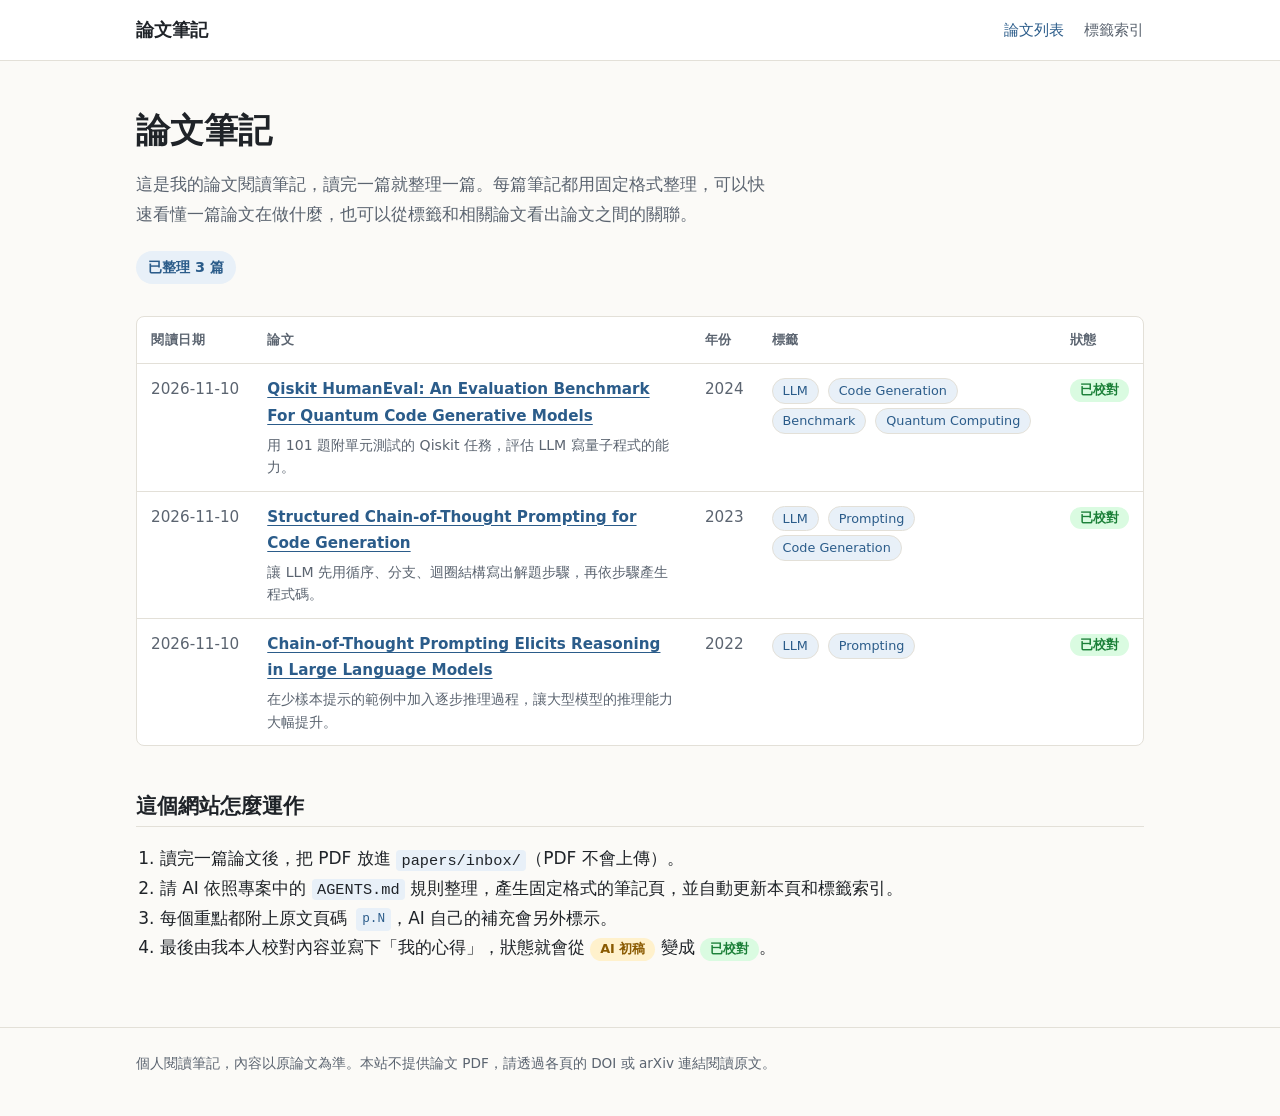
<file: index.html>
<!DOCTYPE html>
<html lang="zh-Hant-TW">
<head>
  <meta charset="UTF-8">
  <meta name="viewport" content="width=device-width, initial-scale=1">
  <title>論文筆記</title>
  <meta name="description" content="個人論文閱讀筆記，每篇論文都用固定格式整理。">
  <link rel="stylesheet" href="assets/style.css">
</head>
<body>
  <header class="site-header">
    <div class="container wide">
      <a class="site-title" href="index.html">論文筆記</a>
      <nav class="site-nav">
        <a href="index.html" aria-current="page">論文列表</a>
        <a href="tags.html">標籤索引</a>
      </nav>
    </div>
  </header>

  <main class="container wide">
    <section class="hero">
      <h1>論文筆記</h1>
      <p>這是我的論文閱讀筆記，讀完一篇就整理一篇。每篇筆記都用固定格式整理，可以快速看懂一篇論文在做什麼，也可以從標籤和相關論文看出論文之間的關聯。</p>
      <span class="stats">已整理 <span id="paper-count">3</span> 篇</span>
    </section>

    <div class="table-wrap">
      <table class="paper-table">
        <thead>
          <tr>
            <th>閱讀日期</th>
            <th>論文</th>
            <th>年份</th>
            <th>標籤</th>
            <th>狀態</th>
          </tr>
        </thead>
        <tbody>
          <!-- PAPERS:START（新論文放在最上面，依閱讀日期由新到舊。格式見 AGENTS.md §9.1） -->
          <tr>
            <td class="col-date"><time datetime="2026-11-10">2026-11-10</time></td>
            <td class="col-title">
              <a href="papers/2024-qiskit-humaneval.html">Qiskit HumanEval: An Evaluation Benchmark For Quantum Code Generative Models</a>
              <p class="row-tldr">用 101 題附單元測試的 Qiskit 任務，評估 LLM 寫量子程式的能力。</p>
            </td>
            <td class="col-year">2024</td>
            <td class="col-tags">
              <a class="tag" href="tags.html#tag-llm">LLM</a>
              <a class="tag" href="tags.html#tag-code-generation">Code Generation</a>
              <a class="tag" href="tags.html#tag-benchmark">Benchmark</a>
              <a class="tag" href="tags.html#tag-quantum-computing">Quantum Computing</a>
            </td>
            <td class="col-status"><span class="status status-reviewed">已校對</span></td>
          </tr>
          <tr>
            <td class="col-date"><time datetime="2026-11-10">2026-11-10</time></td>
            <td class="col-title">
              <a href="papers/2023-structured-cot-code-generation.html">Structured Chain-of-Thought Prompting for Code Generation</a>
              <p class="row-tldr">讓 LLM 先用循序、分支、迴圈結構寫出解題步驟，再依步驟產生程式碼。</p>
            </td>
            <td class="col-year">2023</td>
            <td class="col-tags">
              <a class="tag" href="tags.html#tag-llm">LLM</a>
              <a class="tag" href="tags.html#tag-prompting">Prompting</a>
              <a class="tag" href="tags.html#tag-code-generation">Code Generation</a>
            </td>
            <td class="col-status"><span class="status status-reviewed">已校對</span></td>
          </tr>
          <tr>
            <td class="col-date"><time datetime="2026-11-10">2026-11-10</time></td>
            <td class="col-title">
              <a href="papers/2022-chain-of-thought-prompting.html">Chain-of-Thought Prompting Elicits Reasoning in Large Language Models</a>
              <p class="row-tldr">在少樣本提示的範例中加入逐步推理過程，讓大型模型的推理能力大幅提升。</p>
            </td>
            <td class="col-year">2022</td>
            <td class="col-tags">
              <a class="tag" href="tags.html#tag-llm">LLM</a>
              <a class="tag" href="tags.html#tag-prompting">Prompting</a>
            </td>
            <td class="col-status"><span class="status status-reviewed">已校對</span></td>
          </tr>
          <!-- PAPERS:END -->
        </tbody>
      </table>
    </div>

    <section class="about">
      <h2>這個網站怎麼運作</h2>
      <ol>
        <li>讀完一篇論文後，把 PDF 放進 <code>papers/inbox/</code>（PDF 不會上傳）。</li>
        <li>請 AI 依照專案中的 <code>AGENTS.md</code> 規則整理，產生固定格式的筆記頁，並自動更新本頁和標籤索引。</li>
        <li>每個重點都附上原文頁碼 <span class="cite">p.N</span>，AI 自己的補充會另外標示。</li>
        <li>最後由我本人校對內容並寫下「我的心得」，狀態就會從 <span class="status status-draft">AI 初稿</span> 變成 <span class="status status-reviewed">已校對</span>。</li>
      </ol>
    </section>
  </main>

  <footer class="site-footer">
    <div class="container wide">
      個人閱讀筆記，內容以原論文為準。本站不提供論文 PDF，請透過各頁的 DOI 或 arXiv 連結閱讀原文。
    </div>
  </footer>
</body>
</html>
</file>
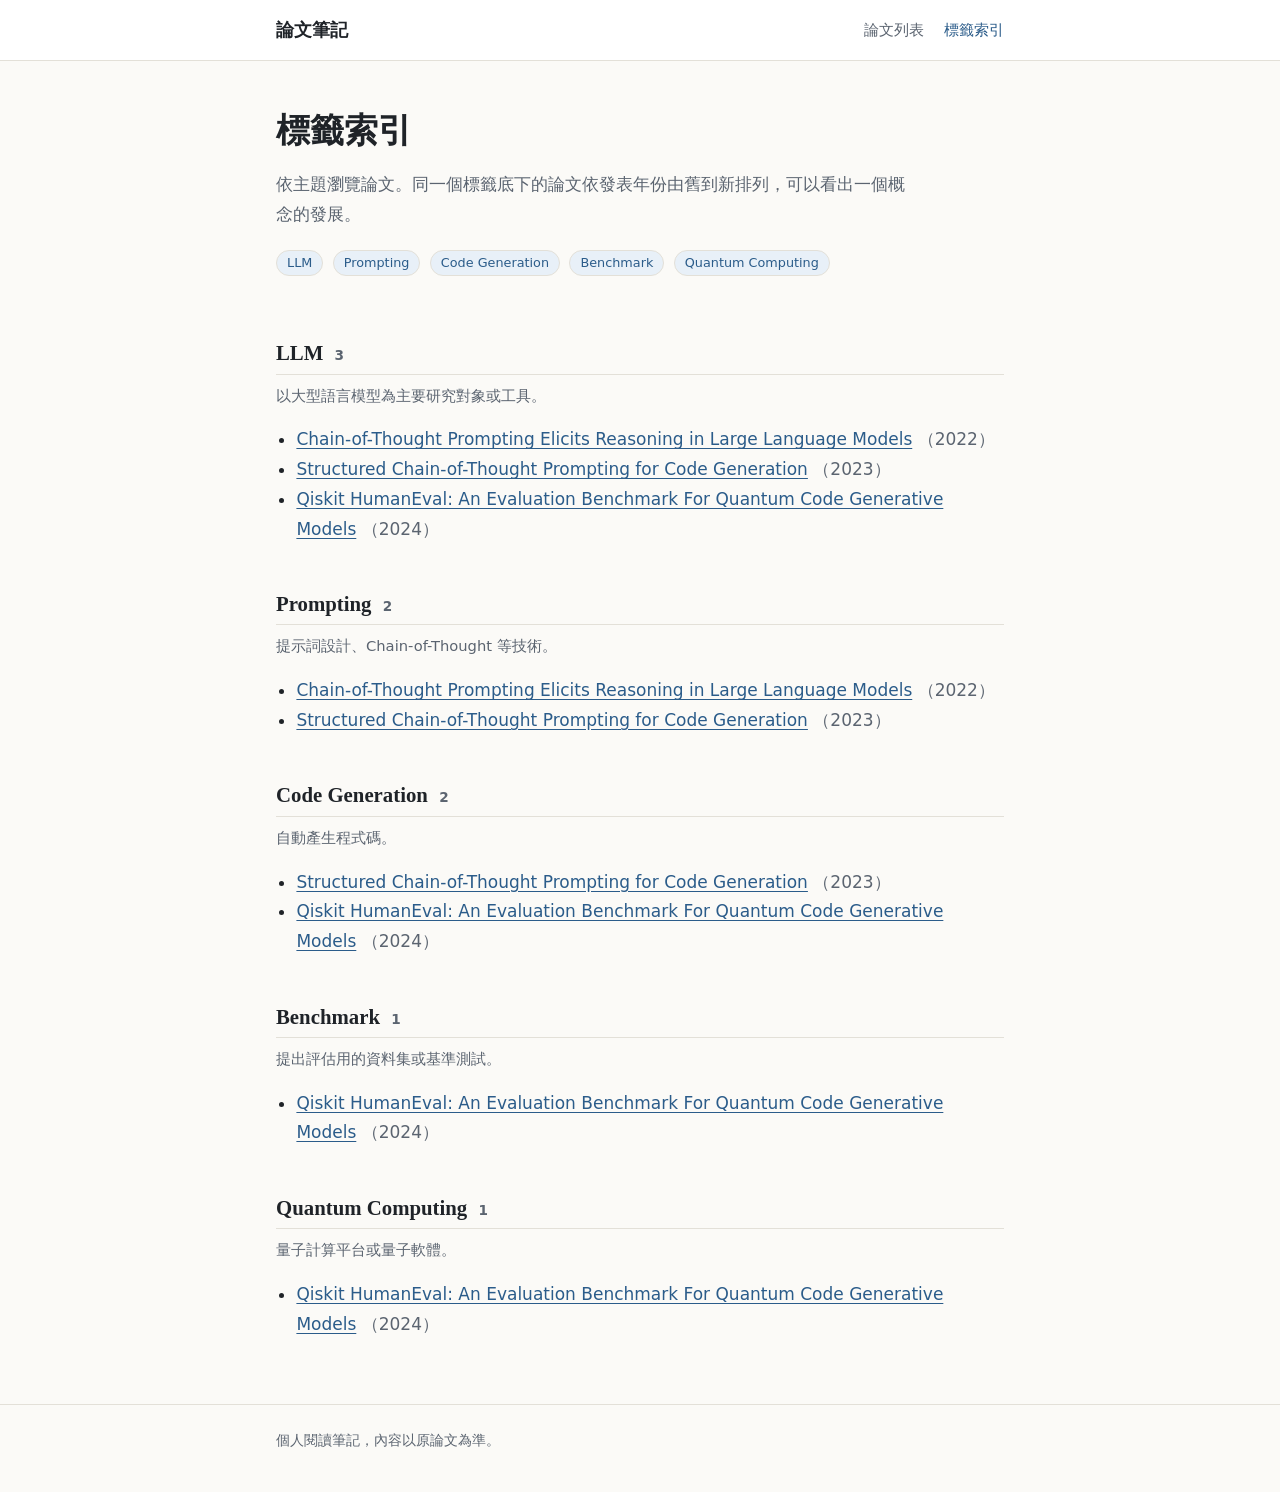
<file: tags.html>
<!DOCTYPE html>
<html lang="zh-Hant-TW">
<head>
  <meta charset="UTF-8">
  <meta name="viewport" content="width=device-width, initial-scale=1">
  <title>標籤索引｜論文筆記</title>
  <meta name="description" content="依主題標籤瀏覽論文筆記。">
  <link rel="stylesheet" href="assets/style.css">
</head>
<body>
  <header class="site-header">
    <div class="container">
      <a class="site-title" href="index.html">論文筆記</a>
      <nav class="site-nav">
        <a href="index.html">論文列表</a>
        <a href="tags.html" aria-current="page">標籤索引</a>
      </nav>
    </div>
  </header>

  <main class="container">
    <section class="hero">
      <h1>標籤索引</h1>
      <p>依主題瀏覽論文。同一個標籤底下的論文依發表年份由舊到新排列，可以看出一個概念的發展。</p>
      <nav class="tag-nav">
        <a class="tag" href="#tag-llm">LLM</a>
        <a class="tag" href="#tag-prompting">Prompting</a>
        <a class="tag" href="#tag-code-generation">Code Generation</a>
        <a class="tag" href="#tag-benchmark">Benchmark</a>
        <a class="tag" href="#tag-quantum-computing">Quantum Computing</a>
      </nav>
    </section>

    <!-- 每個標籤一個 section，格式見 AGENTS.md §9.2。順序依 AGENTS.md §8.1 表格。 -->

    <section class="tag-section" id="tag-llm">
      <h2>LLM <span class="count">3</span></h2>
      <p class="tag-desc">以大型語言模型為主要研究對象或工具。</p>
      <ul>
        <!-- TAG:llm:START -->
        <li><a href="papers/2022-chain-of-thought-prompting.html">Chain-of-Thought Prompting Elicits Reasoning in Large Language Models</a> <span class="muted">（2022）</span></li>
        <li><a href="papers/2023-structured-cot-code-generation.html">Structured Chain-of-Thought Prompting for Code Generation</a> <span class="muted">（2023）</span></li>
        <li><a href="papers/2024-qiskit-humaneval.html">Qiskit HumanEval: An Evaluation Benchmark For Quantum Code Generative Models</a> <span class="muted">（2024）</span></li>
        <!-- TAG:llm:END -->
      </ul>
    </section>

    <section class="tag-section" id="tag-prompting">
      <h2>Prompting <span class="count">2</span></h2>
      <p class="tag-desc">提示詞設計、Chain-of-Thought 等技術。</p>
      <ul>
        <!-- TAG:prompting:START -->
        <li><a href="papers/2022-chain-of-thought-prompting.html">Chain-of-Thought Prompting Elicits Reasoning in Large Language Models</a> <span class="muted">（2022）</span></li>
        <li><a href="papers/2023-structured-cot-code-generation.html">Structured Chain-of-Thought Prompting for Code Generation</a> <span class="muted">（2023）</span></li>
        <!-- TAG:prompting:END -->
      </ul>
    </section>

    <section class="tag-section" id="tag-code-generation">
      <h2>Code Generation <span class="count">2</span></h2>
      <p class="tag-desc">自動產生程式碼。</p>
      <ul>
        <!-- TAG:code-generation:START -->
        <li><a href="papers/2023-structured-cot-code-generation.html">Structured Chain-of-Thought Prompting for Code Generation</a> <span class="muted">（2023）</span></li>
        <li><a href="papers/2024-qiskit-humaneval.html">Qiskit HumanEval: An Evaluation Benchmark For Quantum Code Generative Models</a> <span class="muted">（2024）</span></li>
        <!-- TAG:code-generation:END -->
      </ul>
    </section>

    <section class="tag-section" id="tag-benchmark">
      <h2>Benchmark <span class="count">1</span></h2>
      <p class="tag-desc">提出評估用的資料集或基準測試。</p>
      <ul>
        <!-- TAG:benchmark:START -->
        <li><a href="papers/2024-qiskit-humaneval.html">Qiskit HumanEval: An Evaluation Benchmark For Quantum Code Generative Models</a> <span class="muted">（2024）</span></li>
        <!-- TAG:benchmark:END -->
      </ul>
    </section>

    <section class="tag-section" id="tag-quantum-computing">
      <h2>Quantum Computing <span class="count">1</span></h2>
      <p class="tag-desc">量子計算平台或量子軟體。</p>
      <ul>
        <!-- TAG:quantum-computing:START -->
        <li><a href="papers/2024-qiskit-humaneval.html">Qiskit HumanEval: An Evaluation Benchmark For Quantum Code Generative Models</a> <span class="muted">（2024）</span></li>
        <!-- TAG:quantum-computing:END -->
      </ul>
    </section>
  </main>

  <footer class="site-footer">
    <div class="container">
      個人閱讀筆記，內容以原論文為準。
    </div>
  </footer>
</body>
</html>
</file>
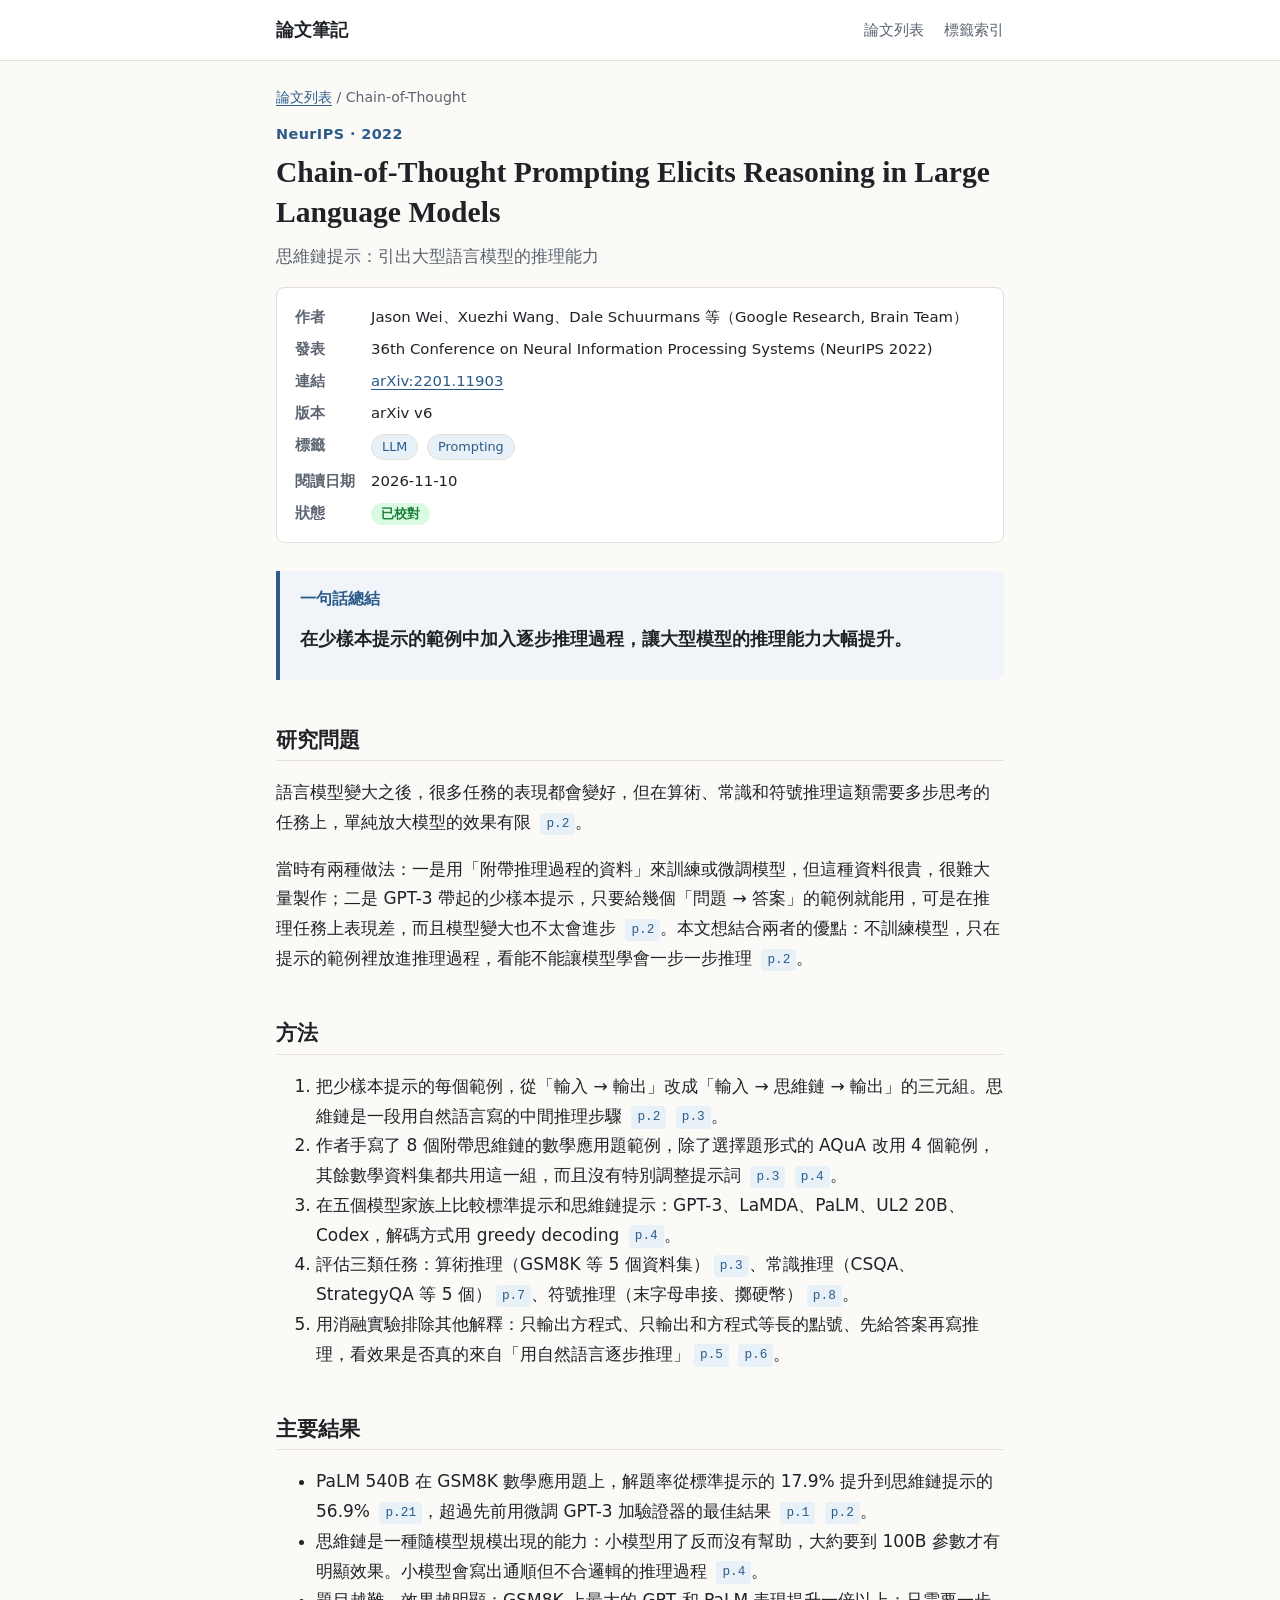
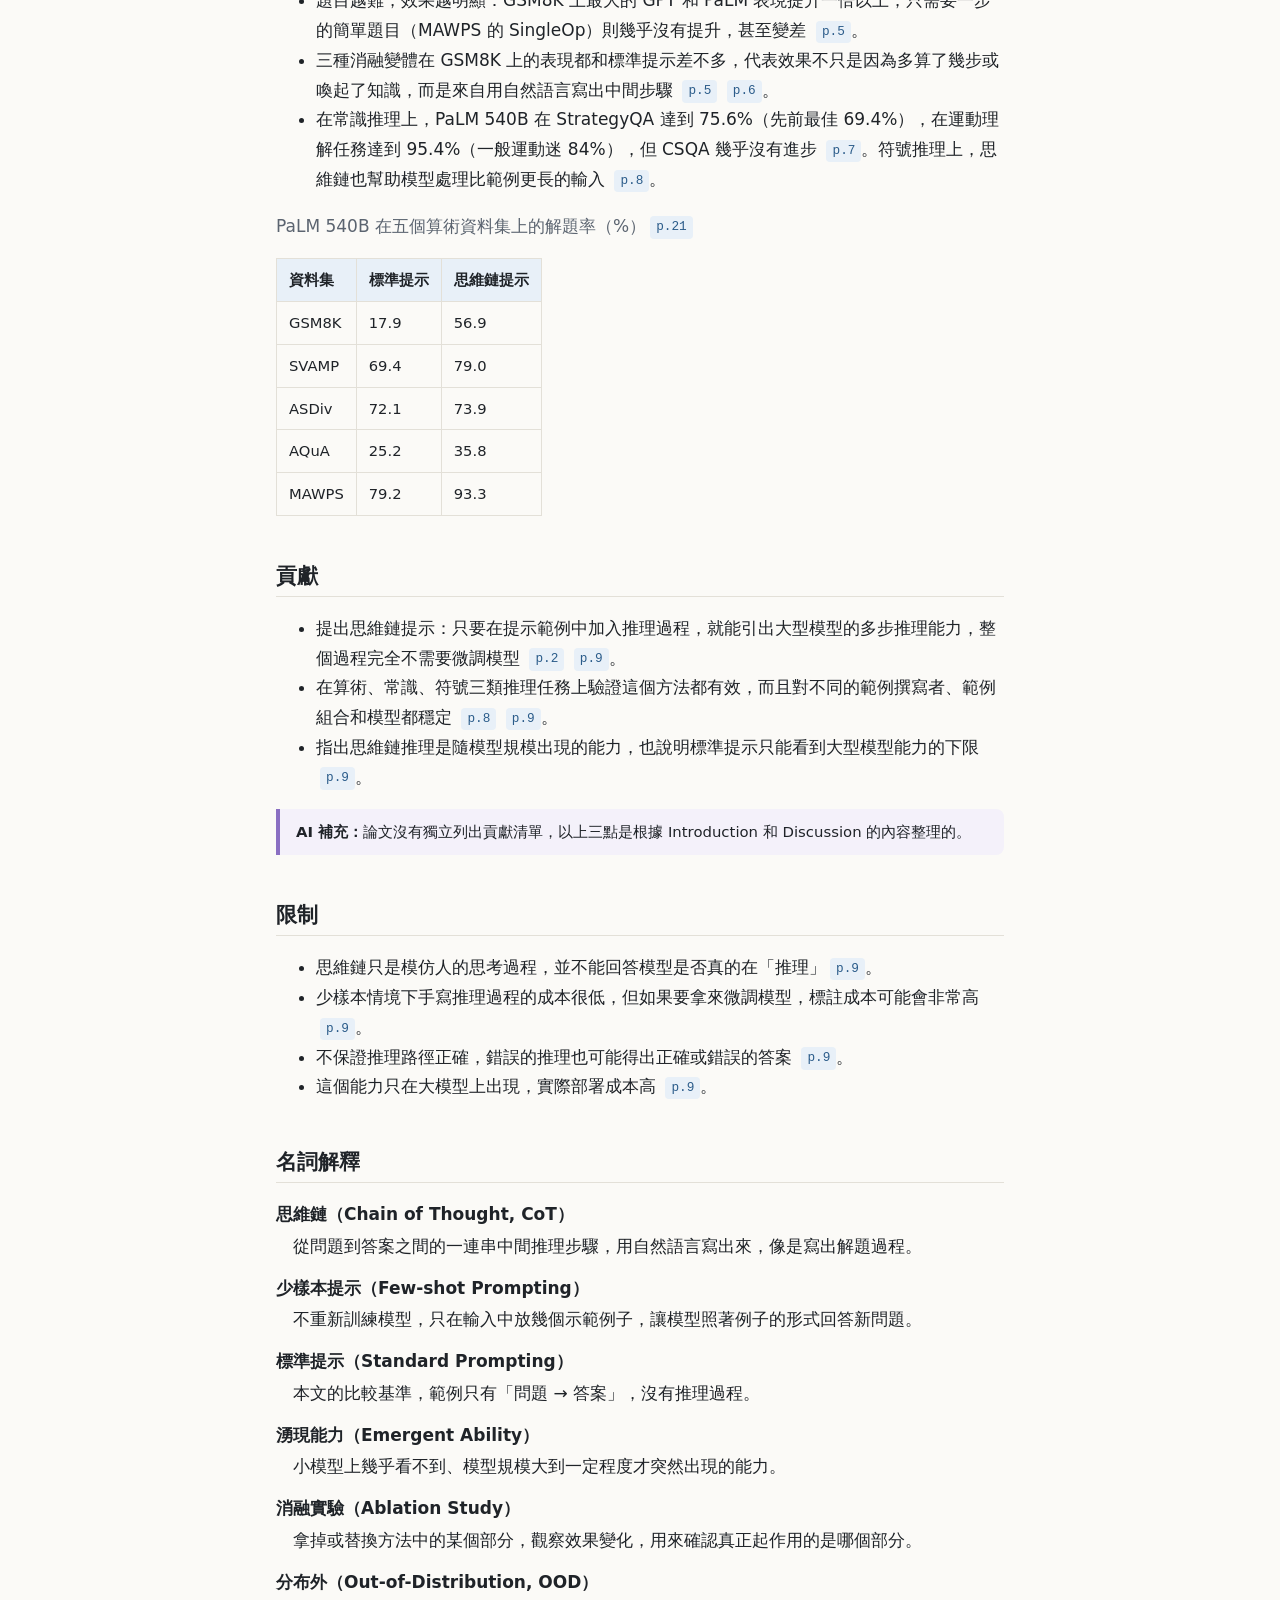
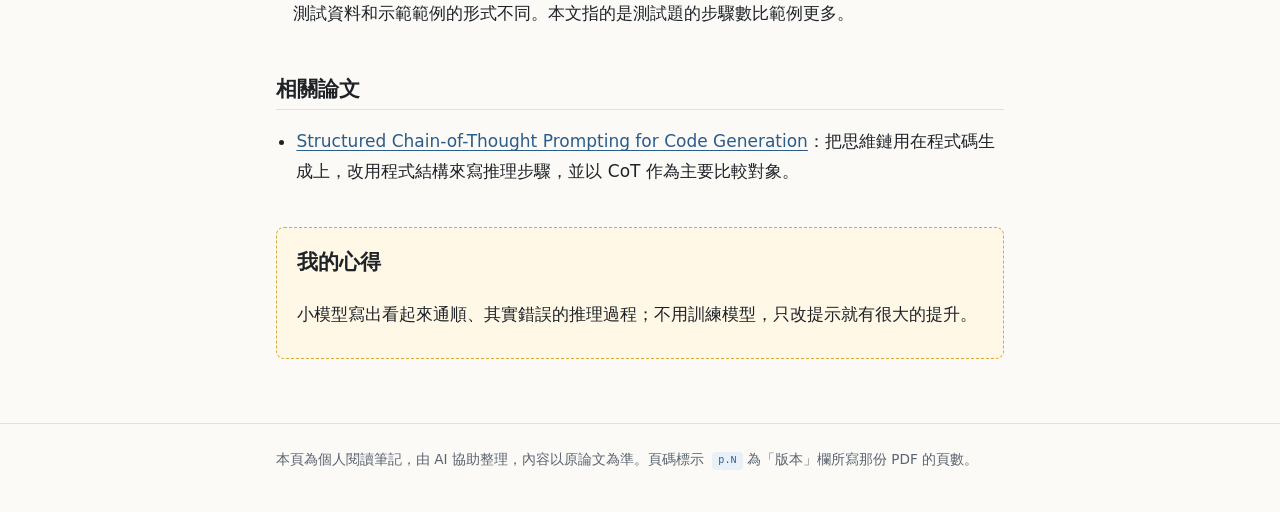
<file: papers/2022-chain-of-thought-prompting.html>
<!DOCTYPE html>
<html lang="zh-Hant-TW">
<head>
  <meta charset="UTF-8">
  <meta name="viewport" content="width=device-width, initial-scale=1">
  <title>Chain-of-Thought｜論文筆記</title>
  <meta name="description" content="在少樣本提示的範例中加入逐步推理過程，讓大型模型的推理能力大幅提升。">
  <link rel="stylesheet" href="../assets/style.css">
</head>
<body>
  <header class="site-header">
    <div class="container">
      <a class="site-title" href="../index.html">論文筆記</a>
      <nav class="site-nav">
        <a href="../index.html">論文列表</a>
        <a href="../tags.html">標籤索引</a>
      </nav>
    </div>
  </header>

  <main class="container">
    <nav class="breadcrumb"><a href="../index.html">論文列表</a> / Chain-of-Thought</nav>

    <header class="paper-header">
      <p class="paper-venue">NeurIPS · 2022</p>
      <h1>Chain-of-Thought Prompting Elicits Reasoning in Large Language Models</h1>
      <p class="paper-title-zh">思維鏈提示：引出大型語言模型的推理能力</p>
      <dl class="meta">
        <dt>作者</dt>
        <dd>Jason Wei、Xuezhi Wang、Dale Schuurmans 等（Google Research, Brain Team）</dd>
        <dt>發表</dt>
        <dd>36th Conference on Neural Information Processing Systems (NeurIPS 2022)</dd>
        <dt>連結</dt>
        <dd><a href="https://arxiv.org/abs/2201.11903">arXiv:2201.11903</a></dd>
        <dt>版本</dt>
        <dd>arXiv v6</dd>
        <dt>標籤</dt>
        <dd>
          <a class="tag" href="../tags.html#tag-llm">LLM</a>
          <a class="tag" href="../tags.html#tag-prompting">Prompting</a>
        </dd>
        <dt>閱讀日期</dt>
        <dd><time datetime="2026-11-10">2026-11-10</time></dd>
        <dt>狀態</dt>
        <dd><span class="status status-reviewed">已校對</span></dd>
      </dl>
    </header>

    <section id="tldr" class="tldr">
      <h2>一句話總結</h2>
      <p>在少樣本提示的範例中加入逐步推理過程，讓大型模型的推理能力大幅提升。</p>
    </section>

    <section id="problem">
      <h2>研究問題</h2>
      <p>語言模型變大之後，很多任務的表現都會變好，但在算術、常識和符號推理這類需要多步思考的任務上，單純放大模型的效果有限 <span class="cite">p.2</span>。</p>
      <p>當時有兩種做法：一是用「附帶推理過程的資料」來訓練或微調模型，但這種資料很貴，很難大量製作；二是 GPT-3 帶起的少樣本提示，只要給幾個「問題 → 答案」的範例就能用，可是在推理任務上表現差，而且模型變大也不太會進步 <span class="cite">p.2</span>。本文想結合兩者的優點：不訓練模型，只在提示的範例裡放進推理過程，看能不能讓模型學會一步一步推理 <span class="cite">p.2</span>。</p>
    </section>

    <section id="method">
      <h2>方法</h2>
      <ol>
        <li>把少樣本提示的每個範例，從「輸入 → 輸出」改成「輸入 → 思維鏈 → 輸出」的三元組。思維鏈是一段用自然語言寫的中間推理步驟 <span class="cite">p.2</span> <span class="cite">p.3</span>。</li>
        <li>作者手寫了 8 個附帶思維鏈的數學應用題範例，除了選擇題形式的 AQuA 改用 4 個範例，其餘數學資料集都共用這一組，而且沒有特別調整提示詞 <span class="cite">p.3</span> <span class="cite">p.4</span>。</li>
        <li>在五個模型家族上比較標準提示和思維鏈提示：GPT-3、LaMDA、PaLM、UL2 20B、Codex，解碼方式用 greedy decoding <span class="cite">p.4</span>。</li>
        <li>評估三類任務：算術推理（GSM8K 等 5 個資料集）<span class="cite">p.3</span>、常識推理（CSQA、StrategyQA 等 5 個）<span class="cite">p.7</span>、符號推理（末字母串接、擲硬幣）<span class="cite">p.8</span>。</li>
        <li>用消融實驗排除其他解釋：只輸出方程式、只輸出和方程式等長的點號、先給答案再寫推理，看效果是否真的來自「用自然語言逐步推理」<span class="cite">p.5</span> <span class="cite">p.6</span>。</li>
      </ol>
    </section>

    <section id="results">
      <h2>主要結果</h2>
      <ul>
        <li>PaLM 540B 在 GSM8K 數學應用題上，解題率從標準提示的 17.9% 提升到思維鏈提示的 56.9% <span class="cite">p.21</span>，超過先前用微調 GPT-3 加驗證器的最佳結果 <span class="cite">p.1</span> <span class="cite">p.2</span>。</li>
        <li>思維鏈是一種隨模型規模出現的能力：小模型用了反而沒有幫助，大約要到 100B 參數才有明顯效果。小模型會寫出通順但不合邏輯的推理過程 <span class="cite">p.4</span>。</li>
        <li>題目越難，效果越明顯：GSM8K 上最大的 GPT 和 PaLM 表現提升一倍以上；只需要一步的簡單題目（MAWPS 的 SingleOp）則幾乎沒有提升，甚至變差 <span class="cite">p.5</span>。</li>
        <li>三種消融變體在 GSM8K 上的表現都和標準提示差不多，代表效果不只是因為多算了幾步或喚起了知識，而是來自用自然語言寫出中間步驟 <span class="cite">p.5</span> <span class="cite">p.6</span>。</li>
        <li>在常識推理上，PaLM 540B 在 StrategyQA 達到 75.6%（先前最佳 69.4%），在運動理解任務達到 95.4%（一般運動迷 84%），但 CSQA 幾乎沒有進步 <span class="cite">p.7</span>。符號推理上，思維鏈也幫助模型處理比範例更長的輸入 <span class="cite">p.8</span>。</li>
      </ul>
      <p class="muted">PaLM 540B 在五個算術資料集上的解題率（%）<span class="cite">p.21</span></p>
      <table class="data-table">
        <thead>
          <tr><th>資料集</th><th>標準提示</th><th>思維鏈提示</th></tr>
        </thead>
        <tbody>
          <tr><td>GSM8K</td><td>17.9</td><td>56.9</td></tr>
          <tr><td>SVAMP</td><td>69.4</td><td>79.0</td></tr>
          <tr><td>ASDiv</td><td>72.1</td><td>73.9</td></tr>
          <tr><td>AQuA</td><td>25.2</td><td>35.8</td></tr>
          <tr><td>MAWPS</td><td>79.2</td><td>93.3</td></tr>
        </tbody>
      </table>
    </section>

    <section id="contributions">
      <h2>貢獻</h2>
      <ul>
        <li>提出思維鏈提示：只要在提示範例中加入推理過程，就能引出大型模型的多步推理能力，整個過程完全不需要微調模型 <span class="cite">p.2</span> <span class="cite">p.9</span>。</li>
        <li>在算術、常識、符號三類推理任務上驗證這個方法都有效，而且對不同的範例撰寫者、範例組合和模型都穩定 <span class="cite">p.8</span> <span class="cite">p.9</span>。</li>
        <li>指出思維鏈推理是隨模型規模出現的能力，也說明標準提示只能看到大型模型能力的下限 <span class="cite">p.9</span>。</li>
      </ul>
      <aside class="ai-note"><strong>AI 補充：</strong>論文沒有獨立列出貢獻清單，以上三點是根據 Introduction 和 Discussion 的內容整理的。</aside>
    </section>

    <section id="limitations">
      <h2>限制</h2>
      <ul>
        <li>思維鏈只是模仿人的思考過程，並不能回答模型是否真的在「推理」<span class="cite">p.9</span>。</li>
        <li>少樣本情境下手寫推理過程的成本很低，但如果要拿來微調模型，標註成本可能會非常高 <span class="cite">p.9</span>。</li>
        <li>不保證推理路徑正確，錯誤的推理也可能得出正確或錯誤的答案 <span class="cite">p.9</span>。</li>
        <li>這個能力只在大模型上出現，實際部署成本高 <span class="cite">p.9</span>。</li>
      </ul>
    </section>

    <section id="glossary">
      <h2>名詞解釋</h2>
      <dl class="glossary">
        <dt>思維鏈（Chain of Thought, CoT）</dt>
        <dd>從問題到答案之間的一連串中間推理步驟，用自然語言寫出來，像是寫出解題過程。</dd>
        <dt>少樣本提示（Few-shot Prompting）</dt>
        <dd>不重新訓練模型，只在輸入中放幾個示範例子，讓模型照著例子的形式回答新問題。</dd>
        <dt>標準提示（Standard Prompting）</dt>
        <dd>本文的比較基準，範例只有「問題 → 答案」，沒有推理過程。</dd>
        <dt>湧現能力（Emergent Ability）</dt>
        <dd>小模型上幾乎看不到、模型規模大到一定程度才突然出現的能力。</dd>
        <dt>消融實驗（Ablation Study）</dt>
        <dd>拿掉或替換方法中的某個部分，觀察效果變化，用來確認真正起作用的是哪個部分。</dd>
        <dt>分布外（Out-of-Distribution, OOD）</dt>
        <dd>測試資料和示範範例的形式不同。本文指的是測試題的步驟數比範例更多。</dd>
      </dl>
    </section>

    <section id="related">
      <h2>相關論文</h2>
      <ul class="related-list">
        <li><a href="2023-structured-cot-code-generation.html">Structured Chain-of-Thought Prompting for Code Generation</a>：把思維鏈用在程式碼生成上，改用程式結構來寫推理步驟，並以 CoT 作為主要比較對象。</li>
      </ul>
    </section>

    <section id="my-notes" class="my-notes">
      <h2>我的心得</h2>
      <p>小模型寫出看起來通順、其實錯誤的推理過程；不用訓練模型，只改提示就有很大的提升。</p>
    </section>
  </main>

  <footer class="site-footer">
    <div class="container">
      本頁為個人閱讀筆記，由 AI 協助整理，內容以原論文為準。頁碼標示 <span class="cite">p.N</span> 為「版本」欄所寫那份 PDF 的頁數。
    </div>
  </footer>
</body>
</html>
</file>
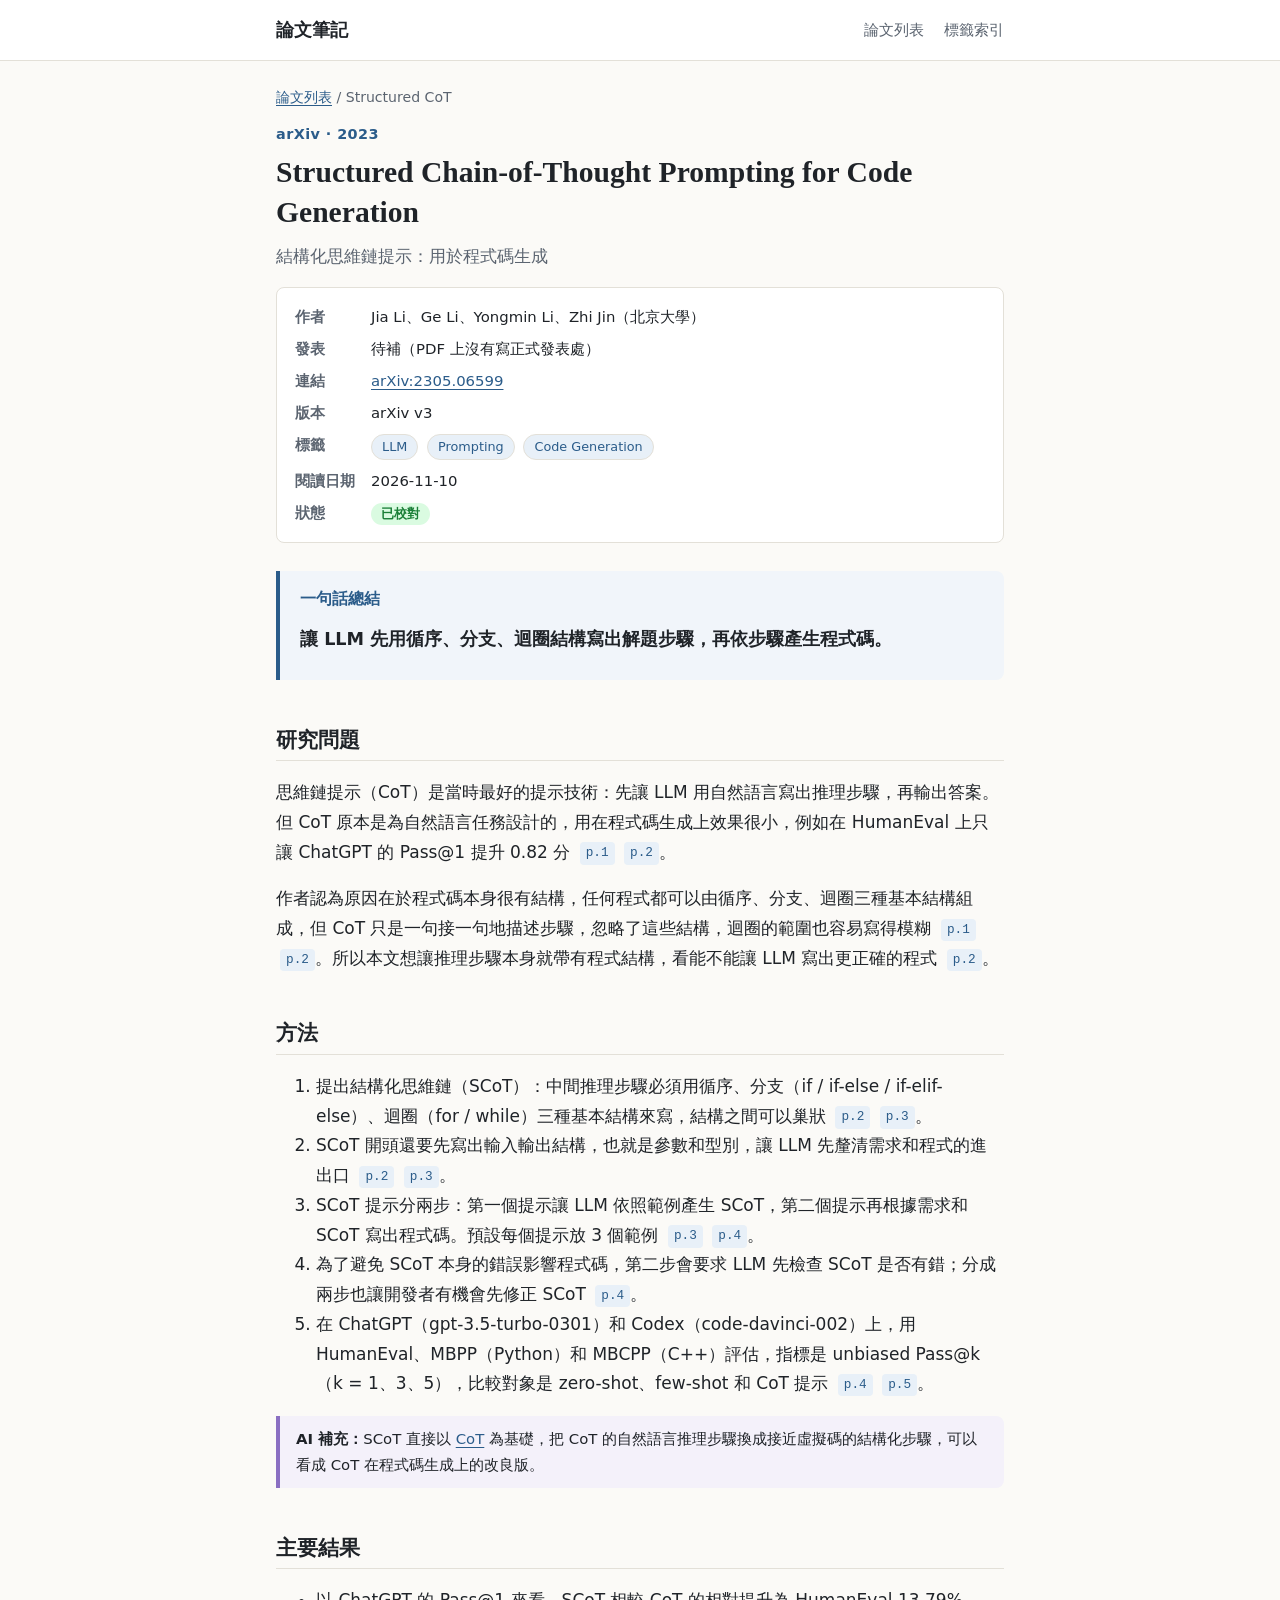
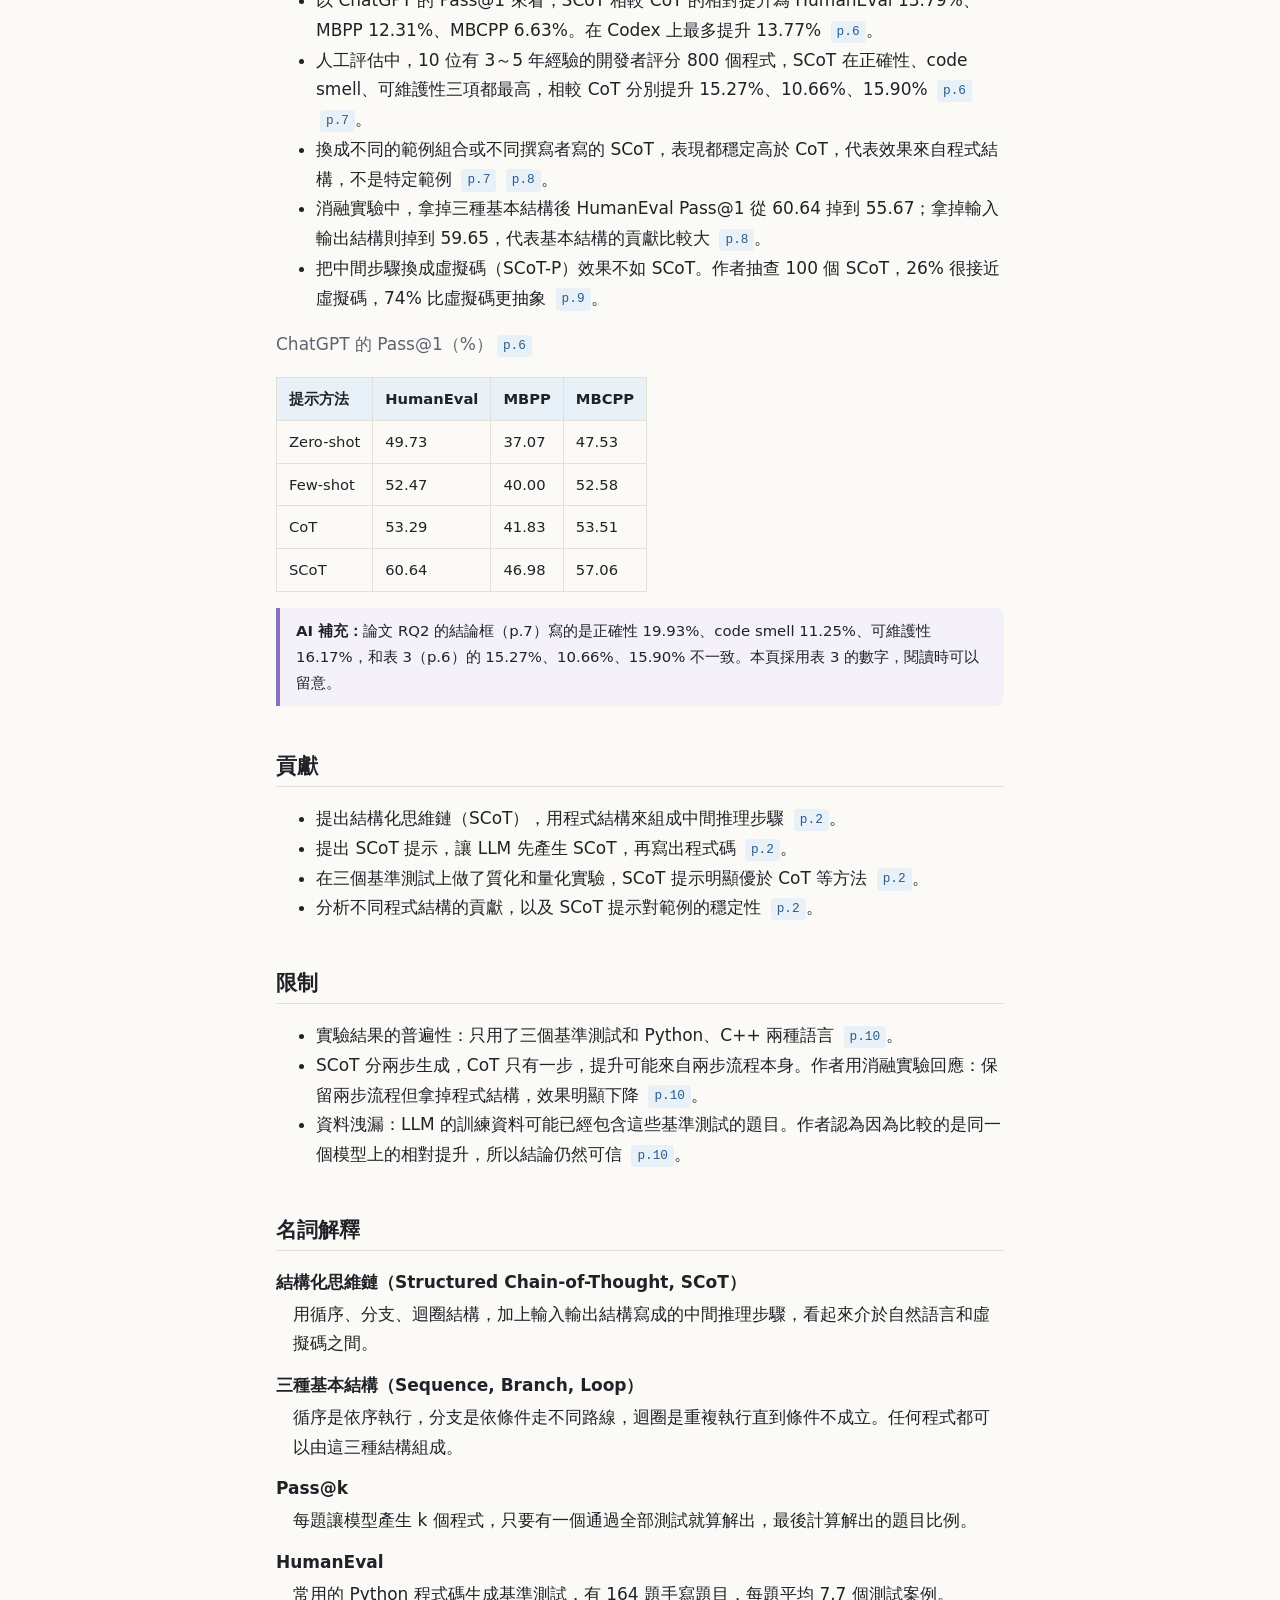
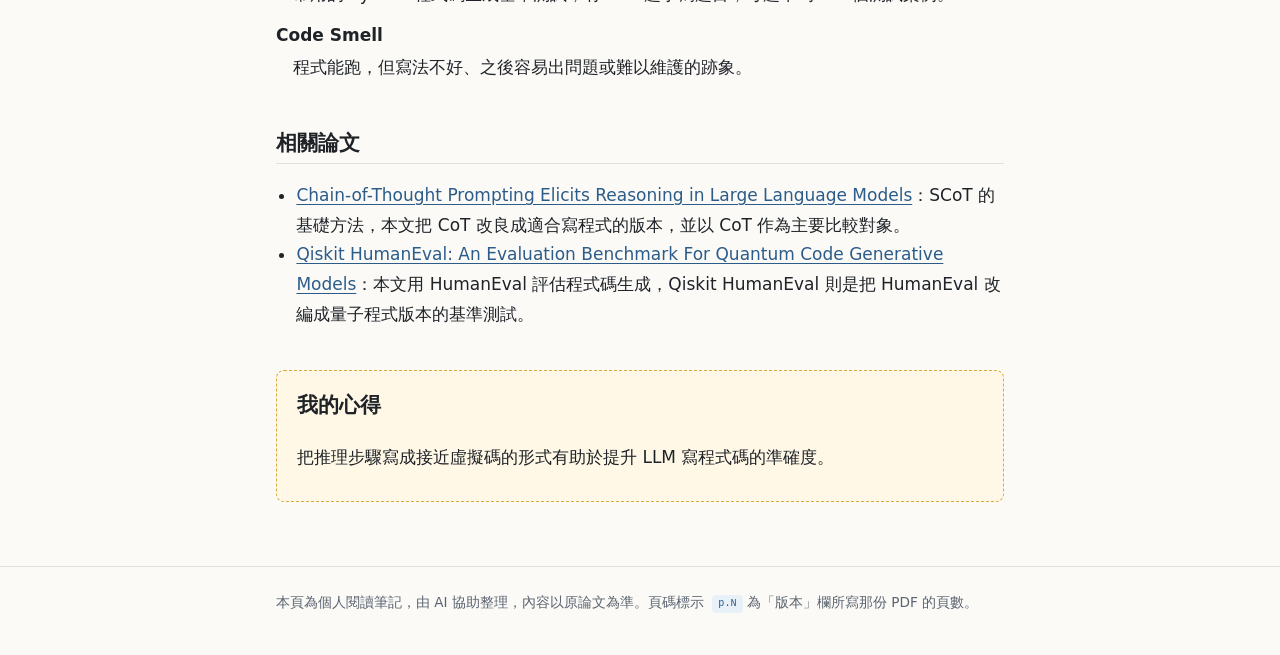
<file: papers/2023-structured-cot-code-generation.html>
<!DOCTYPE html>
<html lang="zh-Hant-TW">
<head>
  <meta charset="UTF-8">
  <meta name="viewport" content="width=device-width, initial-scale=1">
  <title>Structured CoT｜論文筆記</title>
  <meta name="description" content="讓 LLM 先用循序、分支、迴圈結構寫出解題步驟，再依步驟產生程式碼。">
  <link rel="stylesheet" href="../assets/style.css">
</head>
<body>
  <header class="site-header">
    <div class="container">
      <a class="site-title" href="../index.html">論文筆記</a>
      <nav class="site-nav">
        <a href="../index.html">論文列表</a>
        <a href="../tags.html">標籤索引</a>
      </nav>
    </div>
  </header>

  <main class="container">
    <nav class="breadcrumb"><a href="../index.html">論文列表</a> / Structured CoT</nav>

    <header class="paper-header">
      <p class="paper-venue">arXiv · 2023</p>
      <h1>Structured Chain-of-Thought Prompting for Code Generation</h1>
      <p class="paper-title-zh">結構化思維鏈提示：用於程式碼生成</p>
      <dl class="meta">
        <dt>作者</dt>
        <dd>Jia Li、Ge Li、Yongmin Li、Zhi Jin（北京大學）</dd>
        <dt>發表</dt>
        <dd>待補（PDF 上沒有寫正式發表處）</dd>
        <dt>連結</dt>
        <dd><a href="https://arxiv.org/abs/2305.06599">arXiv:2305.06599</a></dd>
        <dt>版本</dt>
        <dd>arXiv v3</dd>
        <dt>標籤</dt>
        <dd>
          <a class="tag" href="../tags.html#tag-llm">LLM</a>
          <a class="tag" href="../tags.html#tag-prompting">Prompting</a>
          <a class="tag" href="../tags.html#tag-code-generation">Code Generation</a>
        </dd>
        <dt>閱讀日期</dt>
        <dd><time datetime="2026-11-10">2026-11-10</time></dd>
        <dt>狀態</dt>
        <dd><span class="status status-reviewed">已校對</span></dd>
      </dl>
    </header>

    <section id="tldr" class="tldr">
      <h2>一句話總結</h2>
      <p>讓 LLM 先用循序、分支、迴圈結構寫出解題步驟，再依步驟產生程式碼。</p>
    </section>

    <section id="problem">
      <h2>研究問題</h2>
      <p>思維鏈提示（CoT）是當時最好的提示技術：先讓 LLM 用自然語言寫出推理步驟，再輸出答案。但 CoT 原本是為自然語言任務設計的，用在程式碼生成上效果很小，例如在 HumanEval 上只讓 ChatGPT 的 Pass@1 提升 0.82 分 <span class="cite">p.1</span> <span class="cite">p.2</span>。</p>
      <p>作者認為原因在於程式碼本身很有結構，任何程式都可以由循序、分支、迴圈三種基本結構組成，但 CoT 只是一句接一句地描述步驟，忽略了這些結構，迴圈的範圍也容易寫得模糊 <span class="cite">p.1</span> <span class="cite">p.2</span>。所以本文想讓推理步驟本身就帶有程式結構，看能不能讓 LLM 寫出更正確的程式 <span class="cite">p.2</span>。</p>
    </section>

    <section id="method">
      <h2>方法</h2>
      <ol>
        <li>提出結構化思維鏈（SCoT）：中間推理步驟必須用循序、分支（if / if-else / if-elif-else）、迴圈（for / while）三種基本結構來寫，結構之間可以巢狀 <span class="cite">p.2</span> <span class="cite">p.3</span>。</li>
        <li>SCoT 開頭還要先寫出輸入輸出結構，也就是參數和型別，讓 LLM 先釐清需求和程式的進出口 <span class="cite">p.2</span> <span class="cite">p.3</span>。</li>
        <li>SCoT 提示分兩步：第一個提示讓 LLM 依照範例產生 SCoT，第二個提示再根據需求和 SCoT 寫出程式碼。預設每個提示放 3 個範例 <span class="cite">p.3</span> <span class="cite">p.4</span>。</li>
        <li>為了避免 SCoT 本身的錯誤影響程式碼，第二步會要求 LLM 先檢查 SCoT 是否有錯；分成兩步也讓開發者有機會先修正 SCoT <span class="cite">p.4</span>。</li>
        <li>在 ChatGPT（gpt-3.5-turbo-0301）和 Codex（code-davinci-002）上，用 HumanEval、MBPP（Python）和 MBCPP（C++）評估，指標是 unbiased Pass@k（k = 1、3、5），比較對象是 zero-shot、few-shot 和 CoT 提示 <span class="cite">p.4</span> <span class="cite">p.5</span>。</li>
      </ol>
      <aside class="ai-note"><strong>AI 補充：</strong>SCoT 直接以 <a href="2022-chain-of-thought-prompting.html">CoT</a> 為基礎，把 CoT 的自然語言推理步驟換成接近虛擬碼的結構化步驟，可以看成 CoT 在程式碼生成上的改良版。</aside>
    </section>

    <section id="results">
      <h2>主要結果</h2>
      <ul>
        <li>以 ChatGPT 的 Pass@1 來看，SCoT 相較 CoT 的相對提升為 HumanEval 13.79%、MBPP 12.31%、MBCPP 6.63%。在 Codex 上最多提升 13.77% <span class="cite">p.6</span>。</li>
        <li>人工評估中，10 位有 3～5 年經驗的開發者評分 800 個程式，SCoT 在正確性、code smell、可維護性三項都最高，相較 CoT 分別提升 15.27%、10.66%、15.90% <span class="cite">p.6</span> <span class="cite">p.7</span>。</li>
        <li>換成不同的範例組合或不同撰寫者寫的 SCoT，表現都穩定高於 CoT，代表效果來自程式結構，不是特定範例 <span class="cite">p.7</span> <span class="cite">p.8</span>。</li>
        <li>消融實驗中，拿掉三種基本結構後 HumanEval Pass@1 從 60.64 掉到 55.67；拿掉輸入輸出結構則掉到 59.65，代表基本結構的貢獻比較大 <span class="cite">p.8</span>。</li>
        <li>把中間步驟換成虛擬碼（SCoT-P）效果不如 SCoT。作者抽查 100 個 SCoT，26% 很接近虛擬碼，74% 比虛擬碼更抽象 <span class="cite">p.9</span>。</li>
      </ul>
      <p class="muted">ChatGPT 的 Pass@1（%）<span class="cite">p.6</span></p>
      <table class="data-table">
        <thead>
          <tr><th>提示方法</th><th>HumanEval</th><th>MBPP</th><th>MBCPP</th></tr>
        </thead>
        <tbody>
          <tr><td>Zero-shot</td><td>49.73</td><td>37.07</td><td>47.53</td></tr>
          <tr><td>Few-shot</td><td>52.47</td><td>40.00</td><td>52.58</td></tr>
          <tr><td>CoT</td><td>53.29</td><td>41.83</td><td>53.51</td></tr>
          <tr><td>SCoT</td><td>60.64</td><td>46.98</td><td>57.06</td></tr>
        </tbody>
      </table>
      <aside class="ai-note"><strong>AI 補充：</strong>論文 RQ2 的結論框（p.7）寫的是正確性 19.93%、code smell 11.25%、可維護性 16.17%，和表 3（p.6）的 15.27%、10.66%、15.90% 不一致。本頁採用表 3 的數字，閱讀時可以留意。</aside>
    </section>

    <section id="contributions">
      <h2>貢獻</h2>
      <ul>
        <li>提出結構化思維鏈（SCoT），用程式結構來組成中間推理步驟 <span class="cite">p.2</span>。</li>
        <li>提出 SCoT 提示，讓 LLM 先產生 SCoT，再寫出程式碼 <span class="cite">p.2</span>。</li>
        <li>在三個基準測試上做了質化和量化實驗，SCoT 提示明顯優於 CoT 等方法 <span class="cite">p.2</span>。</li>
        <li>分析不同程式結構的貢獻，以及 SCoT 提示對範例的穩定性 <span class="cite">p.2</span>。</li>
      </ul>
    </section>

    <section id="limitations">
      <h2>限制</h2>
      <ul>
        <li>實驗結果的普遍性：只用了三個基準測試和 Python、C++ 兩種語言 <span class="cite">p.10</span>。</li>
        <li>SCoT 分兩步生成，CoT 只有一步，提升可能來自兩步流程本身。作者用消融實驗回應：保留兩步流程但拿掉程式結構，效果明顯下降 <span class="cite">p.10</span>。</li>
        <li>資料洩漏：LLM 的訓練資料可能已經包含這些基準測試的題目。作者認為因為比較的是同一個模型上的相對提升，所以結論仍然可信 <span class="cite">p.10</span>。</li>
      </ul>
    </section>

    <section id="glossary">
      <h2>名詞解釋</h2>
      <dl class="glossary">
        <dt>結構化思維鏈（Structured Chain-of-Thought, SCoT）</dt>
        <dd>用循序、分支、迴圈結構，加上輸入輸出結構寫成的中間推理步驟，看起來介於自然語言和虛擬碼之間。</dd>
        <dt>三種基本結構（Sequence, Branch, Loop）</dt>
        <dd>循序是依序執行，分支是依條件走不同路線，迴圈是重複執行直到條件不成立。任何程式都可以由這三種結構組成。</dd>
        <dt>Pass@k</dt>
        <dd>每題讓模型產生 k 個程式，只要有一個通過全部測試就算解出，最後計算解出的題目比例。</dd>
        <dt>HumanEval</dt>
        <dd>常用的 Python 程式碼生成基準測試，有 164 題手寫題目，每題平均 7.7 個測試案例。</dd>
        <dt>Code Smell</dt>
        <dd>程式能跑，但寫法不好、之後容易出問題或難以維護的跡象。</dd>
      </dl>
    </section>

    <section id="related">
      <h2>相關論文</h2>
      <ul class="related-list">
        <li><a href="2022-chain-of-thought-prompting.html">Chain-of-Thought Prompting Elicits Reasoning in Large Language Models</a>：SCoT 的基礎方法，本文把 CoT 改良成適合寫程式的版本，並以 CoT 作為主要比較對象。</li>
        <li><a href="2024-qiskit-humaneval.html">Qiskit HumanEval: An Evaluation Benchmark For Quantum Code Generative Models</a>：本文用 HumanEval 評估程式碼生成，Qiskit HumanEval 則是把 HumanEval 改編成量子程式版本的基準測試。</li>
      </ul>
    </section>

    <section id="my-notes" class="my-notes">
      <h2>我的心得</h2>
      <p>把推理步驟寫成接近虛擬碼的形式有助於提升 LLM 寫程式碼的準確度。</p>
    </section>
  </main>

  <footer class="site-footer">
    <div class="container">
      本頁為個人閱讀筆記，由 AI 協助整理，內容以原論文為準。頁碼標示 <span class="cite">p.N</span> 為「版本」欄所寫那份 PDF 的頁數。
    </div>
  </footer>
</body>
</html>
</file>
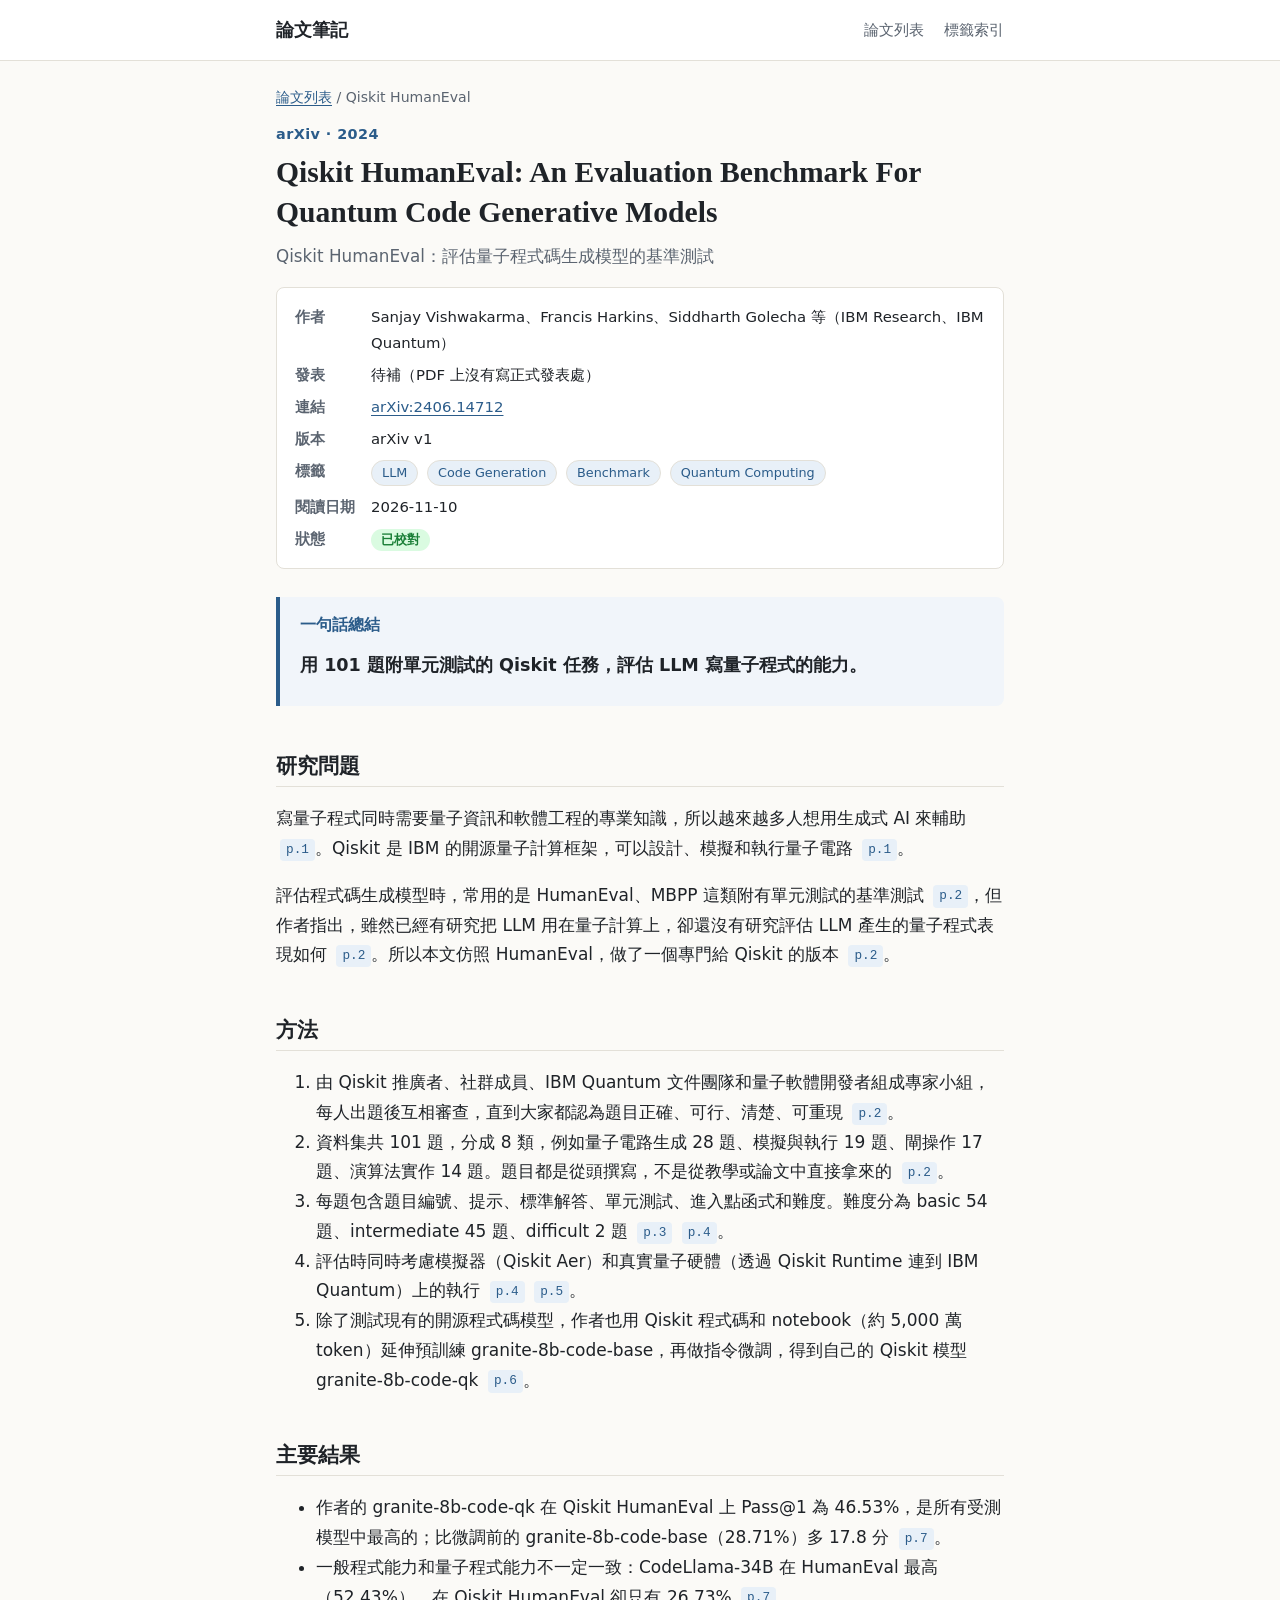
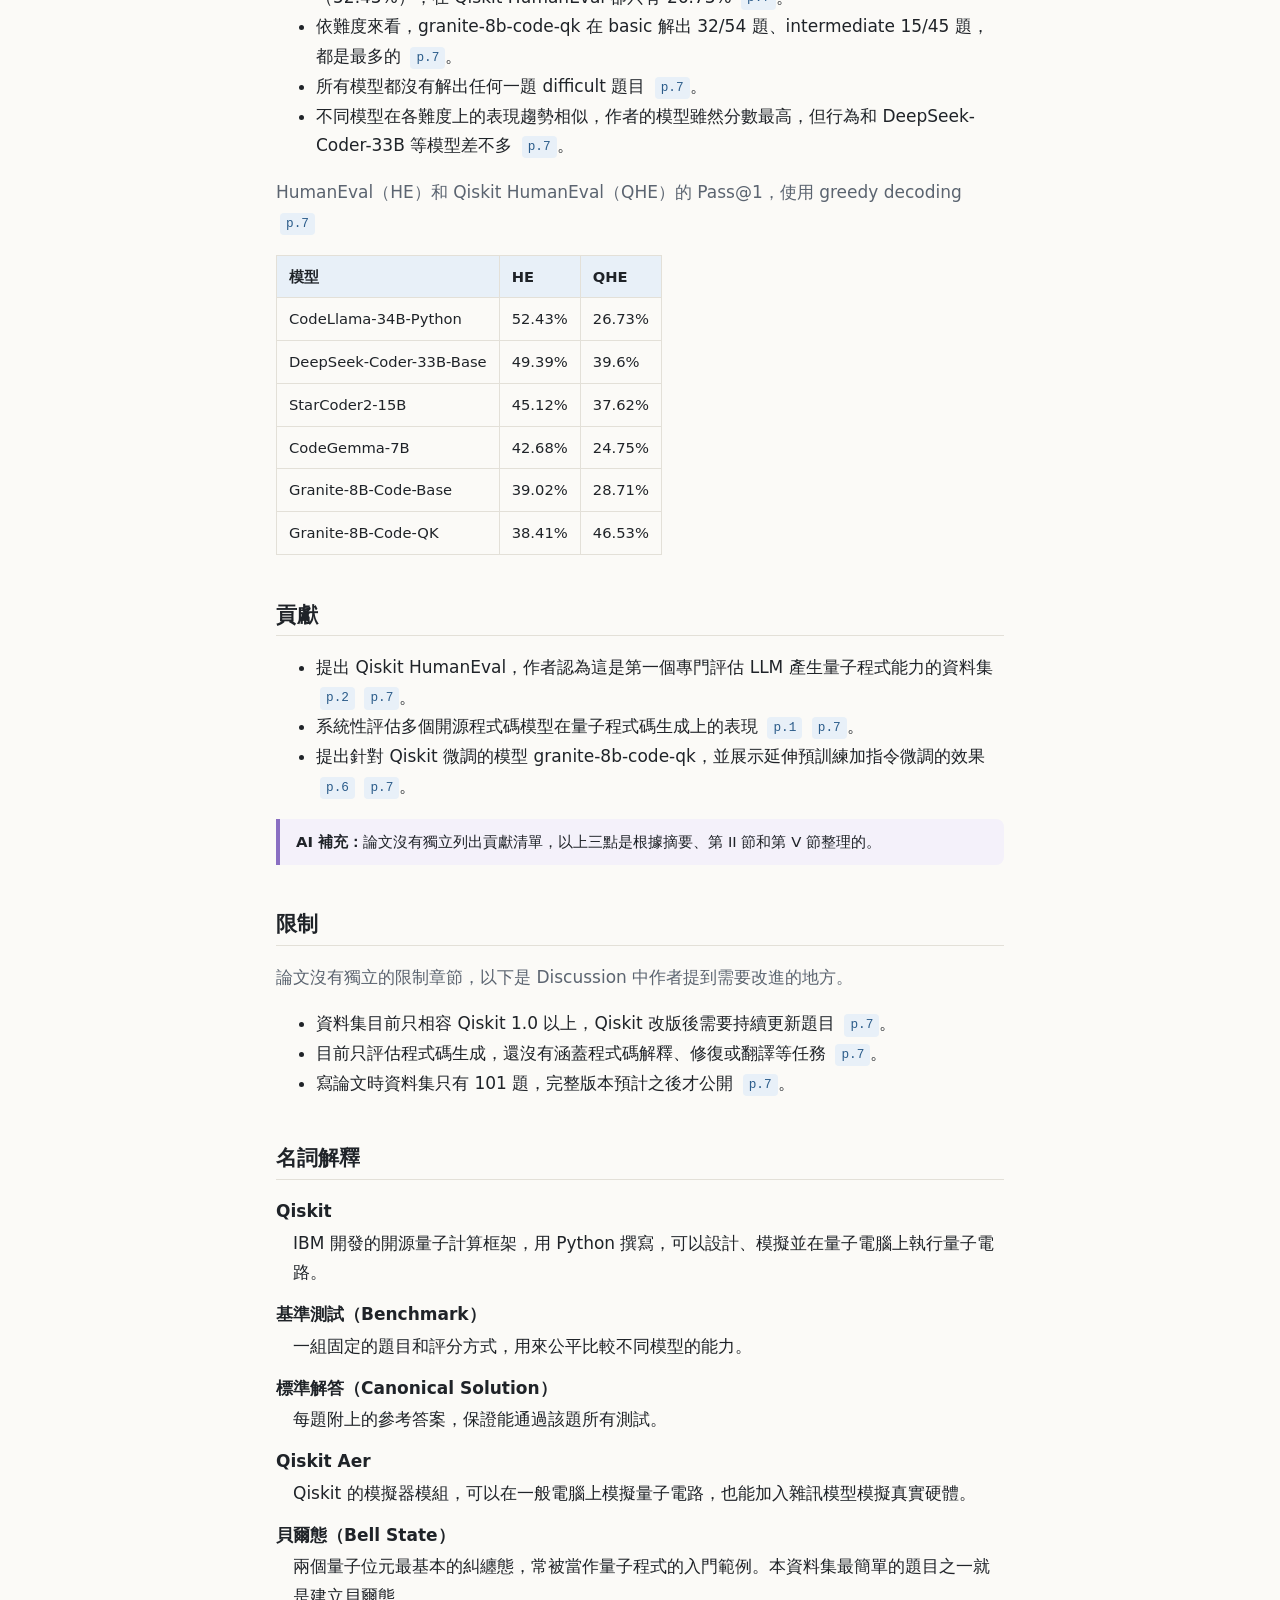
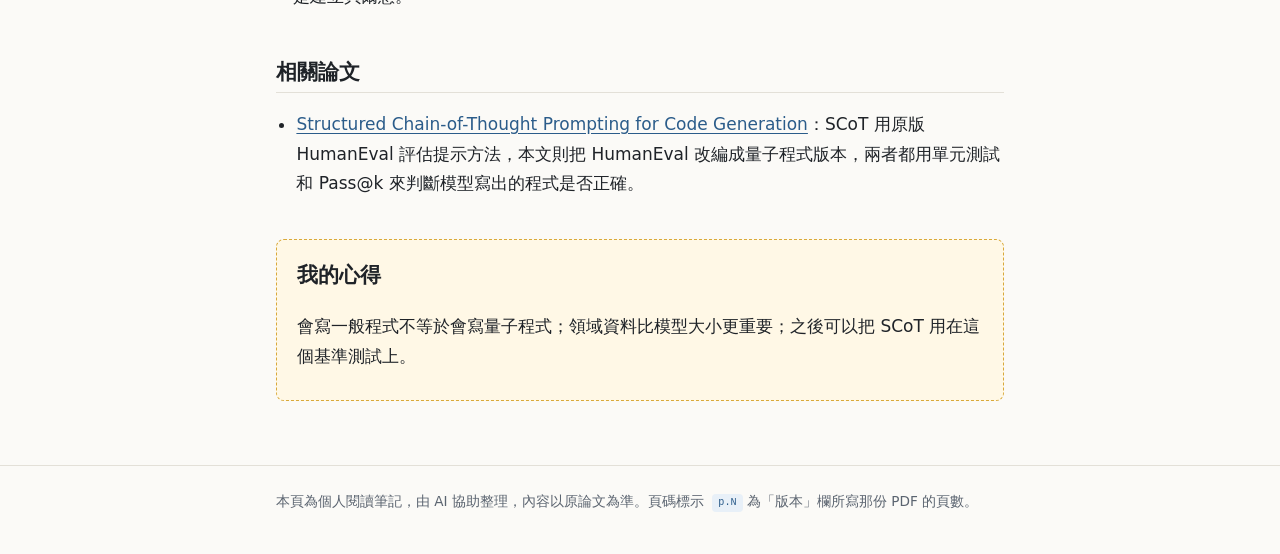
<file: papers/2024-qiskit-humaneval.html>
<!DOCTYPE html>
<html lang="zh-Hant-TW">
<head>
  <meta charset="UTF-8">
  <meta name="viewport" content="width=device-width, initial-scale=1">
  <title>Qiskit HumanEval｜論文筆記</title>
  <meta name="description" content="用 101 題附單元測試的 Qiskit 任務，評估 LLM 寫量子程式的能力。">
  <link rel="stylesheet" href="../assets/style.css">
</head>
<body>
  <header class="site-header">
    <div class="container">
      <a class="site-title" href="../index.html">論文筆記</a>
      <nav class="site-nav">
        <a href="../index.html">論文列表</a>
        <a href="../tags.html">標籤索引</a>
      </nav>
    </div>
  </header>

  <main class="container">
    <nav class="breadcrumb"><a href="../index.html">論文列表</a> / Qiskit HumanEval</nav>

    <header class="paper-header">
      <p class="paper-venue">arXiv · 2024</p>
      <h1>Qiskit HumanEval: An Evaluation Benchmark For Quantum Code Generative Models</h1>
      <p class="paper-title-zh">Qiskit HumanEval：評估量子程式碼生成模型的基準測試</p>
      <dl class="meta">
        <dt>作者</dt>
        <dd>Sanjay Vishwakarma、Francis Harkins、Siddharth Golecha 等（IBM Research、IBM Quantum）</dd>
        <dt>發表</dt>
        <dd>待補（PDF 上沒有寫正式發表處）</dd>
        <dt>連結</dt>
        <dd><a href="https://arxiv.org/abs/2406.14712">arXiv:2406.14712</a></dd>
        <dt>版本</dt>
        <dd>arXiv v1</dd>
        <dt>標籤</dt>
        <dd>
          <a class="tag" href="../tags.html#tag-llm">LLM</a>
          <a class="tag" href="../tags.html#tag-code-generation">Code Generation</a>
          <a class="tag" href="../tags.html#tag-benchmark">Benchmark</a>
          <a class="tag" href="../tags.html#tag-quantum-computing">Quantum Computing</a>
        </dd>
        <dt>閱讀日期</dt>
        <dd><time datetime="2026-11-10">2026-11-10</time></dd>
        <dt>狀態</dt>
        <dd><span class="status status-reviewed">已校對</span></dd>
      </dl>
    </header>

    <section id="tldr" class="tldr">
      <h2>一句話總結</h2>
      <p>用 101 題附單元測試的 Qiskit 任務，評估 LLM 寫量子程式的能力。</p>
    </section>

    <section id="problem">
      <h2>研究問題</h2>
      <p>寫量子程式同時需要量子資訊和軟體工程的專業知識，所以越來越多人想用生成式 AI 來輔助 <span class="cite">p.1</span>。Qiskit 是 IBM 的開源量子計算框架，可以設計、模擬和執行量子電路 <span class="cite">p.1</span>。</p>
      <p>評估程式碼生成模型時，常用的是 HumanEval、MBPP 這類附有單元測試的基準測試 <span class="cite">p.2</span>，但作者指出，雖然已經有研究把 LLM 用在量子計算上，卻還沒有研究評估 LLM 產生的量子程式表現如何 <span class="cite">p.2</span>。所以本文仿照 HumanEval，做了一個專門給 Qiskit 的版本 <span class="cite">p.2</span>。</p>
    </section>

    <section id="method">
      <h2>方法</h2>
      <ol>
        <li>由 Qiskit 推廣者、社群成員、IBM Quantum 文件團隊和量子軟體開發者組成專家小組，每人出題後互相審查，直到大家都認為題目正確、可行、清楚、可重現 <span class="cite">p.2</span>。</li>
        <li>資料集共 101 題，分成 8 類，例如量子電路生成 28 題、模擬與執行 19 題、閘操作 17 題、演算法實作 14 題。題目都是從頭撰寫，不是從教學或論文中直接拿來的 <span class="cite">p.2</span>。</li>
        <li>每題包含題目編號、提示、標準解答、單元測試、進入點函式和難度。難度分為 basic 54 題、intermediate 45 題、difficult 2 題 <span class="cite">p.3</span> <span class="cite">p.4</span>。</li>
        <li>評估時同時考慮模擬器（Qiskit Aer）和真實量子硬體（透過 Qiskit Runtime 連到 IBM Quantum）上的執行 <span class="cite">p.4</span> <span class="cite">p.5</span>。</li>
        <li>除了測試現有的開源程式碼模型，作者也用 Qiskit 程式碼和 notebook（約 5,000 萬 token）延伸預訓練 granite-8b-code-base，再做指令微調，得到自己的 Qiskit 模型 granite-8b-code-qk <span class="cite">p.6</span>。</li>
      </ol>
    </section>

    <section id="results">
      <h2>主要結果</h2>
      <ul>
        <li>作者的 granite-8b-code-qk 在 Qiskit HumanEval 上 Pass@1 為 46.53%，是所有受測模型中最高的；比微調前的 granite-8b-code-base（28.71%）多 17.8 分 <span class="cite">p.7</span>。</li>
        <li>一般程式能力和量子程式能力不一定一致：CodeLlama-34B 在 HumanEval 最高（52.43%），在 Qiskit HumanEval 卻只有 26.73% <span class="cite">p.7</span>。</li>
        <li>依難度來看，granite-8b-code-qk 在 basic 解出 32/54 題、intermediate 15/45 題，都是最多的 <span class="cite">p.7</span>。</li>
        <li>所有模型都沒有解出任何一題 difficult 題目 <span class="cite">p.7</span>。</li>
        <li>不同模型在各難度上的表現趨勢相似，作者的模型雖然分數最高，但行為和 DeepSeek-Coder-33B 等模型差不多 <span class="cite">p.7</span>。</li>
      </ul>
      <p class="muted">HumanEval（HE）和 Qiskit HumanEval（QHE）的 Pass@1，使用 greedy decoding <span class="cite">p.7</span></p>
      <table class="data-table">
        <thead>
          <tr><th>模型</th><th>HE</th><th>QHE</th></tr>
        </thead>
        <tbody>
          <tr><td>CodeLlama-34B-Python</td><td>52.43%</td><td>26.73%</td></tr>
          <tr><td>DeepSeek-Coder-33B-Base</td><td>49.39%</td><td>39.6%</td></tr>
          <tr><td>StarCoder2-15B</td><td>45.12%</td><td>37.62%</td></tr>
          <tr><td>CodeGemma-7B</td><td>42.68%</td><td>24.75%</td></tr>
          <tr><td>Granite-8B-Code-Base</td><td>39.02%</td><td>28.71%</td></tr>
          <tr><td>Granite-8B-Code-QK</td><td>38.41%</td><td>46.53%</td></tr>
        </tbody>
      </table>
    </section>

    <section id="contributions">
      <h2>貢獻</h2>
      <ul>
        <li>提出 Qiskit HumanEval，作者認為這是第一個專門評估 LLM 產生量子程式能力的資料集 <span class="cite">p.2</span> <span class="cite">p.7</span>。</li>
        <li>系統性評估多個開源程式碼模型在量子程式碼生成上的表現 <span class="cite">p.1</span> <span class="cite">p.7</span>。</li>
        <li>提出針對 Qiskit 微調的模型 granite-8b-code-qk，並展示延伸預訓練加指令微調的效果 <span class="cite">p.6</span> <span class="cite">p.7</span>。</li>
      </ul>
      <aside class="ai-note"><strong>AI 補充：</strong>論文沒有獨立列出貢獻清單，以上三點是根據摘要、第 II 節和第 V 節整理的。</aside>
    </section>

    <section id="limitations">
      <h2>限制</h2>
      <p class="muted">論文沒有獨立的限制章節，以下是 Discussion 中作者提到需要改進的地方。</p>
      <ul>
        <li>資料集目前只相容 Qiskit 1.0 以上，Qiskit 改版後需要持續更新題目 <span class="cite">p.7</span>。</li>
        <li>目前只評估程式碼生成，還沒有涵蓋程式碼解釋、修復或翻譯等任務 <span class="cite">p.7</span>。</li>
        <li>寫論文時資料集只有 101 題，完整版本預計之後才公開 <span class="cite">p.7</span>。</li>
      </ul>
    </section>

    <section id="glossary">
      <h2>名詞解釋</h2>
      <dl class="glossary">
        <dt>Qiskit</dt>
        <dd>IBM 開發的開源量子計算框架，用 Python 撰寫，可以設計、模擬並在量子電腦上執行量子電路。</dd>
        <dt>基準測試（Benchmark）</dt>
        <dd>一組固定的題目和評分方式，用來公平比較不同模型的能力。</dd>
        <dt>標準解答（Canonical Solution）</dt>
        <dd>每題附上的參考答案，保證能通過該題所有測試。</dd>
        <dt>Qiskit Aer</dt>
        <dd>Qiskit 的模擬器模組，可以在一般電腦上模擬量子電路，也能加入雜訊模型模擬真實硬體。</dd>
        <dt>貝爾態（Bell State）</dt>
        <dd>兩個量子位元最基本的糾纏態，常被當作量子程式的入門範例。本資料集最簡單的題目之一就是建立貝爾態。</dd>
      </dl>
    </section>

    <section id="related">
      <h2>相關論文</h2>
      <ul class="related-list">
        <li><a href="2023-structured-cot-code-generation.html">Structured Chain-of-Thought Prompting for Code Generation</a>：SCoT 用原版 HumanEval 評估提示方法，本文則把 HumanEval 改編成量子程式版本，兩者都用單元測試和 Pass@k 來判斷模型寫出的程式是否正確。</li>
      </ul>
    </section>

    <section id="my-notes" class="my-notes">
      <h2>我的心得</h2>
      <p>會寫一般程式不等於會寫量子程式；領域資料比模型大小更重要；之後可以把 SCoT 用在這個基準測試上。</p>
    </section>
  </main>

  <footer class="site-footer">
    <div class="container">
      本頁為個人閱讀筆記，由 AI 協助整理，內容以原論文為準。頁碼標示 <span class="cite">p.N</span> 為「版本」欄所寫那份 PDF 的頁數。
    </div>
  </footer>
</body>
</html>
</file>
<file: assets/style.css>
/* =========================================================
   論文筆記 — 全站唯一樣式檔
   規則：顏色只用下方變數；新增 class 須先更新 AGENTS.md §10.1
   ========================================================= */

:root {
  --bg: #fbfaf7;
  --surface: #ffffff;
  --text: #1f2328;
  --muted: #5b6470;
  --border: #e3e0d8;
  --accent: #2b5c8a;
  --accent-soft: #e8f0f8;
  --tldr-bg: #f1f5fa;
  --note-bg: #fff8e6;
  --note-border: #d9a93a;
  --ai-bg: #f4f1fa;
  --ai-border: #8a6fc2;
  --draft: #8a5a00;
  --draft-bg: #fff1cc;
  --reviewed: #1a7f37;
  --reviewed-bg: #dafbe1;

  --font-sans: system-ui, -apple-system, "Segoe UI", "PingFang TC", "Microsoft JhengHei", "Noto Sans TC", sans-serif;
  --font-serif: Georgia, "Noto Serif TC", "PMingLiU", serif;
  --font-mono: ui-monospace, "Cascadia Code", Consolas, monospace;
  --radius: 8px;
}

@media (prefers-color-scheme: dark) {
  :root {
    --bg: #15171a;
    --surface: #1d2024;
    --text: #e6e6e6;
    --muted: #9aa3ad;
    --border: #2e3238;
    --accent: #7fb0e0;
    --accent-soft: #1f2f40;
    --tldr-bg: #1b2531;
    --note-bg: #2a2416;
    --note-border: #b8913a;
    --ai-bg: #231f2e;
    --ai-border: #a58ad9;
    --draft: #e3b341;
    --draft-bg: #3a2e10;
    --reviewed: #56d364;
    --reviewed-bg: #12301b;
  }
}

/* ---------- 基礎 ---------- */
* { box-sizing: border-box; }

html { -webkit-text-size-adjust: 100%; }

body {
  margin: 0;
  background: var(--bg);
  color: var(--text);
  font-family: var(--font-sans);
  font-size: 17px;
  line-height: 1.75;
}

a { color: var(--accent); text-underline-offset: 3px; }
a:hover { text-decoration-thickness: 2px; }

h1, h2, h3 { font-family: var(--font-serif); line-height: 1.35; }
h1 { font-size: 1.85rem; margin: 0.2em 0 0.3em; }
h2 { font-size: 1.3rem; margin: 2.2em 0 0.6em; padding-bottom: 0.3em; border-bottom: 1px solid var(--border); }
h3 { font-size: 1.1rem; }

code { font-family: var(--font-mono); font-size: 0.9em; background: var(--accent-soft); padding: 0.1em 0.35em; border-radius: 4px; }

.muted { color: var(--muted); }

.container { max-width: 760px; margin: 0 auto; padding: 0 16px; }
.container.wide { max-width: 1040px; }

/* ---------- 頁首 / 頁尾 ---------- */
.site-header { background: var(--surface); border-bottom: 1px solid var(--border); }
.site-header .container { display: flex; flex-wrap: wrap; align-items: center; justify-content: space-between; gap: 8px 24px; padding-top: 14px; padding-bottom: 14px; }
.site-title { font-family: var(--font-serif); font-weight: 700; font-size: 1.15rem; color: var(--text); text-decoration: none; }
.site-nav { display: flex; gap: 20px; font-size: 0.95rem; }
.site-nav a { color: var(--muted); text-decoration: none; }
.site-nav a:hover, .site-nav a[aria-current="page"] { color: var(--accent); }

.site-footer { margin-top: 64px; padding: 24px 0 40px; border-top: 1px solid var(--border); color: var(--muted); font-size: 0.85rem; }

/* ---------- 首頁 ---------- */
.hero { padding: 40px 0 8px; }
.hero h1 { font-size: 2.1rem; }
.hero p { color: var(--muted); max-width: 640px; }
.stats { display: inline-block; margin-top: 4px; padding: 4px 12px; border-radius: 999px; background: var(--accent-soft); color: var(--accent); font-size: 0.9rem; font-weight: 600; }

.table-wrap { overflow-x: auto; margin-top: 24px; border: 1px solid var(--border); border-radius: var(--radius); background: var(--surface); }
.paper-table { width: 100%; border-collapse: collapse; font-size: 0.95rem; }
.paper-table th, .paper-table td { padding: 12px 14px; text-align: left; vertical-align: top; border-bottom: 1px solid var(--border); }
.paper-table th { font-size: 0.8rem; letter-spacing: 0.04em; color: var(--muted); font-weight: 600; white-space: nowrap; }
.paper-table tr:last-child td { border-bottom: none; }
.paper-table .col-date, .paper-table .col-year { white-space: nowrap; color: var(--muted); }
.paper-table .col-title { min-width: 260px; }
.paper-table .col-title a { font-weight: 600; }
.paper-table .col-tags { min-width: 150px; }
.row-tldr { margin: 4px 0 0; color: var(--muted); font-size: 0.88rem; line-height: 1.6; }
.empty-row td { text-align: center; color: var(--muted); padding: 32px 14px; }

.about { margin-top: 40px; }
.about ol { padding-left: 1.4em; }

/* ---------- 標籤 ---------- */
.tag {
  display: inline-block;
  margin: 2px 4px 2px 0;
  padding: 1px 10px;
  border-radius: 999px;
  border: 1px solid var(--border);
  background: var(--accent-soft);
  color: var(--accent);
  font-size: 0.8rem;
  line-height: 1.7;
  text-decoration: none;
  white-space: nowrap;
}
.tag:hover { border-color: var(--accent); }

.tag-nav { margin: 16px 0 8px; }
.tag-section h2 .count { font-family: var(--font-sans); font-size: 0.85rem; font-weight: 600; color: var(--muted); margin-left: 6px; }
.tag-section .tag-desc { color: var(--muted); font-size: 0.92rem; margin-top: -0.3em; }
.tag-section ul { padding-left: 1.2em; }
.tag-section li.empty { color: var(--muted); list-style: none; margin-left: -1.2em; }

/* ---------- 論文頁 ---------- */
.breadcrumb { margin: 24px 0 0; font-size: 0.88rem; color: var(--muted); }
.paper-header { margin-top: 12px; }
.paper-venue { margin: 0; color: var(--accent); font-weight: 600; font-size: 0.9rem; letter-spacing: 0.03em; }
.paper-title-zh { margin: 0 0 16px; color: var(--muted); font-size: 1.05rem; }

.meta {
  display: grid;
  grid-template-columns: max-content 1fr;
  gap: 6px 16px;
  margin: 0;
  padding: 16px 18px;
  background: var(--surface);
  border: 1px solid var(--border);
  border-radius: var(--radius);
  font-size: 0.93rem;
}
.meta dt { color: var(--muted); font-weight: 600; }
.meta dd { margin: 0; overflow-wrap: anywhere; }

.tldr { margin-top: 28px; padding: 4px 20px 8px; background: var(--tldr-bg); border-left: 4px solid var(--accent); border-radius: 0 var(--radius) var(--radius) 0; }
.tldr h2 { border: none; margin-top: 0.8em; font-size: 1rem; color: var(--accent); }
.tldr p { margin-top: 0; font-size: 1.1rem; font-weight: 600; }

.cite {
  display: inline-block;
  margin-left: 4px;
  padding: 0 6px;
  border-radius: 4px;
  background: var(--accent-soft);
  color: var(--accent);
  font-family: var(--font-mono);
  font-size: 0.75em;
  vertical-align: 0.1em;
  white-space: nowrap;
}

.ai-note { margin: 16px 0; padding: 10px 16px; background: var(--ai-bg); border-left: 4px solid var(--ai-border); border-radius: 0 var(--radius) var(--radius) 0; font-size: 0.93rem; }

.glossary dt { font-weight: 700; margin-top: 12px; }
.glossary dd { margin: 2px 0 0 1em; color: var(--text); }

.related-list { padding-left: 1.2em; }

.data-table { width: 100%; border-collapse: collapse; margin: 12px 0; font-size: 0.92rem; display: block; overflow-x: auto; }
.data-table th, .data-table td { padding: 8px 12px; border: 1px solid var(--border); text-align: left; }
.data-table th { background: var(--accent-soft); }

.my-notes { margin-top: 40px; padding: 4px 20px 12px; background: var(--note-bg); border: 1px dashed var(--note-border); border-radius: var(--radius); }
.my-notes h2 { border: none; margin-top: 0.8em; }
.pending { color: var(--muted); font-style: italic; }

/* ---------- 狀態 ---------- */
.status { display: inline-block; padding: 0 10px; border-radius: 999px; font-size: 0.8rem; font-weight: 600; white-space: nowrap; }
.status-draft { background: var(--draft-bg); color: var(--draft); }
.status-reviewed { background: var(--reviewed-bg); color: var(--reviewed); }

/* ---------- 手機 ---------- */
@media (max-width: 600px) {
  body { font-size: 16px; }
  h1 { font-size: 1.5rem; }
  .hero h1 { font-size: 1.7rem; }
  .meta { grid-template-columns: 1fr; gap: 0; }
  .meta dd { margin-bottom: 8px; }
}
</file>
